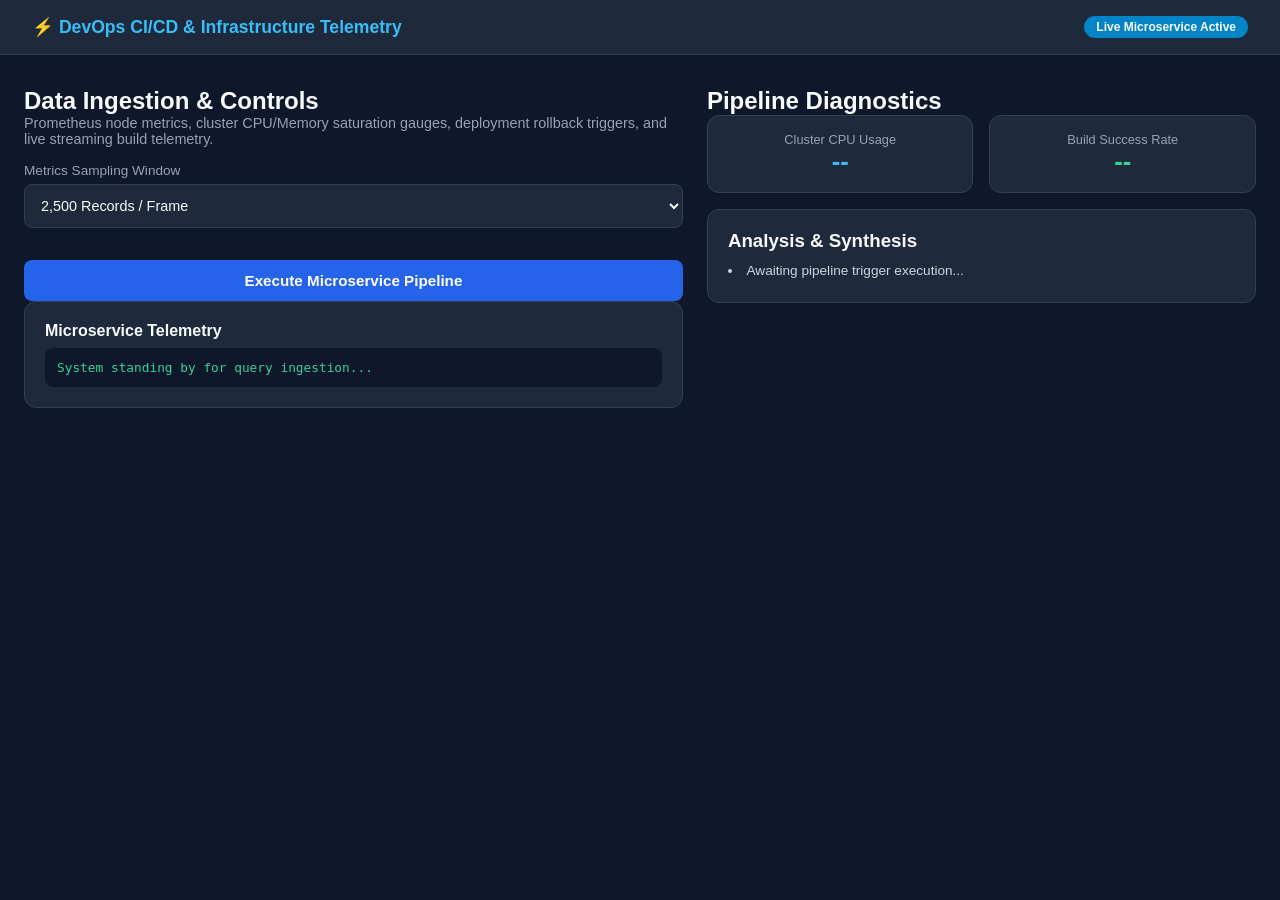
<file: frontend/devops-ci-cd-infrastructure-telemet/index.html>
﻿<!DOCTYPE html>
<html lang="en">
<head>
  <meta charset="UTF-8">
  <meta name="viewport" content="width=device-width, initial-scale=1.0">
  <title>DevOps CI/CD & Infrastructure Telemetry Dashboard</title>
  <link rel="stylesheet" href="style.css">
</head>
<body>
  <header class="navbar">
    <div class="nav-container">
      <div class="logo">⚡ DevOps CI/CD & Infrastructure Telemetry</div>
      <div class="badge">Live Microservice Active</div>
    </div>
  </header>

  <main class="main-layout">
    <section class="panel-left">
      <h2>Data Ingestion & Controls</h2>
      <p class="subtitle">Prometheus node metrics, cluster CPU/Memory saturation gauges, deployment rollback triggers, and live streaming build telemetry.</p>

      <div class="input-group">
        <label for="batchInput">Metrics Sampling Window</label>
        <select id="batchInput" class="text-input">
          <option value="500">500 Records / Frame</option>
          <option value="2500" selected>2,500 Records / Frame</option>
          <option value="10000">10,000 Records / Frame</option>
        </select>
      </div>

      <button class="btn primary-btn" onclick="executeProcess()">Execute Microservice Pipeline</button>

      <div class="log-card">
        <h4>Microservice Telemetry</h4>
        <div id="logBox" class="terminal-log">System standing by for query ingestion...</div>
      </div>
    </section>

    <aside class="panel-right">
      <h2>Pipeline Diagnostics</h2>
      <div class="metric-row">
        <div class="metric-card">
          <span class="label">Cluster CPU Usage</span>
          <span class="value" id="val1">--</span>
        </div>
        <div class="metric-card">
          <span class="label">Build Success Rate</span>
          <span class="value" id="val2" style="color:#34d399;">--</span>
        </div>
      </div>

      <div class="card">
        <h3>Analysis & Synthesis</h3>
        <ul id="resList">
          <li>Awaiting pipeline trigger execution...</li>
        </ul>
      </div>
    </aside>
  </main>

  <script>
    async function executeProcess() {
      const batchSize = parseInt(document.getElementById('batchInput').value, 10);
      const log = document.getElementById('logBox');

      log.innerText = `[${new Date().toLocaleTimeString()}] Pipeline triggered.\n[${new Date().toLocaleTimeString()}] Querying endpoint: /api/v1/telemetry/query...`;

      try {
        const res = await fetch("http://127.0.0.1:8000/api/v1/telemetry/query", {
          method: "POST",
          headers: { "Content-Type": "application/json" },
          body: JSON.stringify({ batch_size: batchSize, environment: "Production-Cluster-US-East" })
        });

        if (!res.ok) throw new Error(`HTTP Error ${res.status}`);

        const data = await res.json();

        document.getElementById('val1').innerText = `${data.avg_cpu_pct}%`;
        document.getElementById('val1').style.color = data.avg_cpu_pct > 75 ? "#f87171" : "#38bdf8";

        document.getElementById('val2').innerText = `${data.build_success_rate}%`;
        document.getElementById('val2').style.color = "#34d399";

        let analysisHtml = `
          <li>Cluster Status: <code>${data.cluster_status}</code></li>
          <li>Latency benchmark (p99): <code>${data.p99_latency_ms} ms</code></li>
          <li>Average Memory Saturation: <code>${data.avg_memory_pct}%</code></li>
        `;

        data.nodes.forEach(node => {
          const color = node.status === 'HEALTHY' ? '#34d399' : '#facc15';
          analysisHtml += `<li><code>[${node.node_name}]</code> CPU: ${node.cpu_utilization_pct}% | Mem: ${node.memory_utilization_pct}% (<span style="color:${color}; font-weight:600;">${node.status}</span>)</li>`;
        });

        document.getElementById('resList').innerHTML = analysisHtml;
        log.innerText += `\n[${new Date().toLocaleTimeString()}] 200 OK: Execution complete. Metrics aggregated.`;

      } catch (err) {
        log.innerText += `\n[${new Date().toLocaleTimeString()}] Note: Backend offline (${err.message}).`;
      }
    }
  </script>
</body>
</html>
</file>
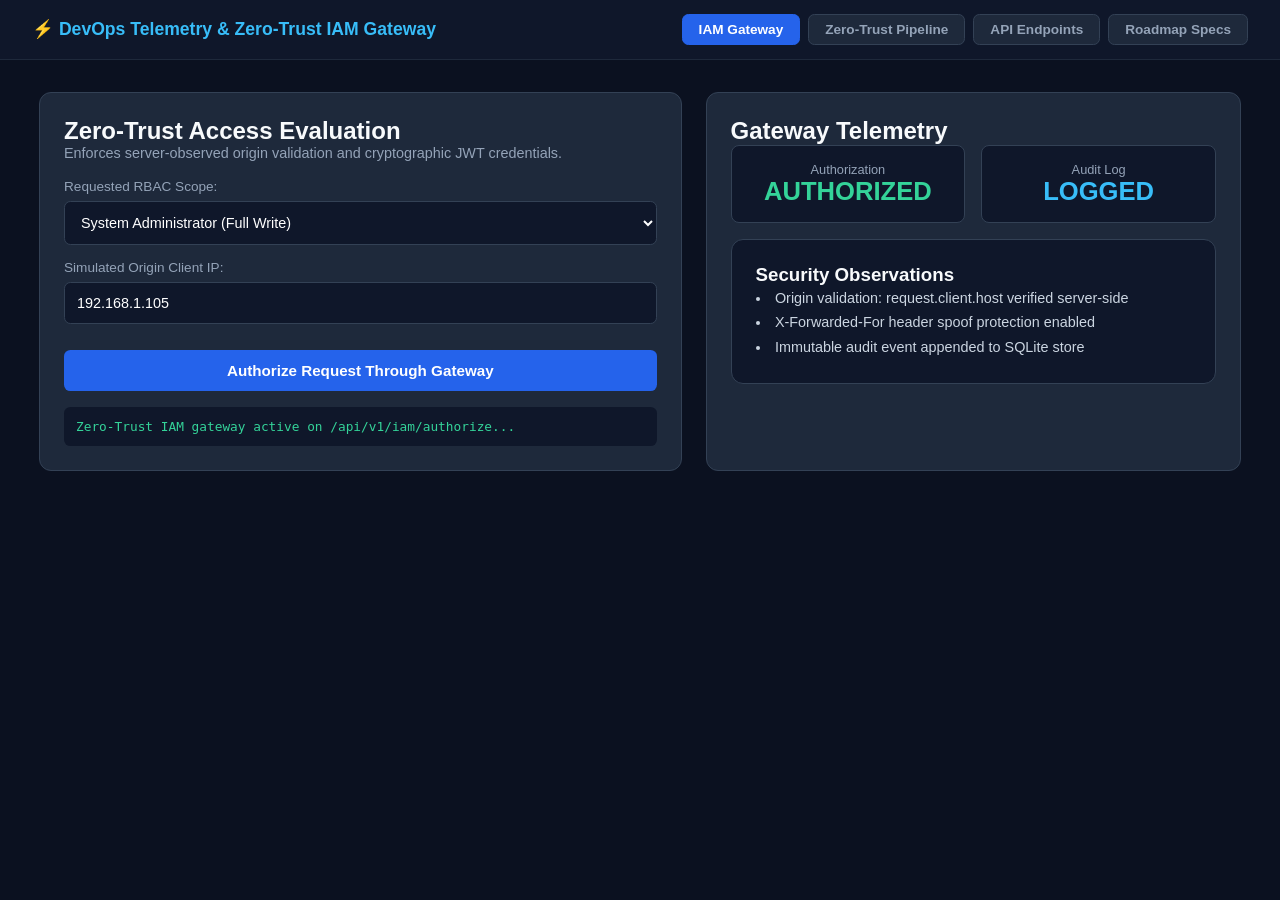
<file: frontend/devops-telemetry-dashboard/index.html>
﻿<!DOCTYPE html>
<html lang="en">
<head>
  <meta charset="UTF-8">
  <title>Project 16: DevOps Telemetry & Zero-Trust IAM</title>
  <link rel="stylesheet" href="style.css">
</head>
<body>
  <nav class="top-nav">
    <div class="nav-brand">⚡ DevOps Telemetry & Zero-Trust IAM Gateway</div>
    <div class="tab-group">
      <button class="tab-btn active" onclick="switchTab('playground')">IAM Gateway</button>
      <button class="tab-btn" onclick="switchTab('architecture')">Zero-Trust Pipeline</button>
      <button class="tab-btn" onclick="switchTab('api')">API Endpoints</button>
      <button class="tab-btn" onclick="switchTab('roadmap')">Roadmap Specs</button>
    </div>
  </nav>

  <main id="tab-playground" class="tab-pane active">
    <div class="grid-2col">
      <section class="card">
        <h2>Zero-Trust Access Evaluation</h2>
        <p class="subtitle">Enforces server-observed origin validation and cryptographic JWT credentials.</p>
        <div>
          <label style="font-size:0.85rem; color:#94a3b8;">Requested RBAC Scope:</label>
          <select id="scopeSelect" class="text-input">
            <option value="admin">System Administrator (Full Write)</option>
            <option value="read_only">Telemetry Auditor (Read-Only)</option>
          </select>
        </div>
        <div>
          <label style="font-size:0.85rem; color:#94a3b8;">Simulated Origin Client IP:</label>
          <input type="text" id="originIp" class="text-input" value="192.168.1.105">
        </div>
        <button class="btn btn-primary" onclick="verifyIAM()">Authorize Request Through Gateway</button>
        <div class="telemetry-box" id="telemetry">Zero-Trust IAM gateway active on /api/v1/iam/authorize...</div>
      </section>

      <section class="card">
        <h2>Gateway Telemetry</h2>
        <div class="metric-row">
          <div class="metric-box">
            <span class="label">Authorization</span>
            <span class="val" id="authVal" style="color:#34d399;">AUTHORIZED</span>
          </div>
          <div class="metric-box">
            <span class="label">Audit Log</span>
            <span class="val" id="auditVal">LOGGED</span>
          </div>
        </div>
        <div class="card" style="background:#0f172a; margin-top:1rem;">
          <h3>Security Observations</h3>
          <ul class="spec-list">
            <li>Origin validation: <code>request.client.host</code> verified server-side</li>
            <li>X-Forwarded-For header spoof protection enabled</li>
            <li>Immutable audit event appended to SQLite store</li>
          </ul>
        </div>
      </section>
    </div>
  </main>

  <section id="tab-architecture" class="tab-pane">
    <div class="card">
      <h2>Zero-Trust Architecture</h2>
      <div class="code-box">
[Incoming API Call]
        │
        ▼
[Gateway Layer: Server-Observed Origin Check (request.client.host)]
        │
        ▼
[JWT Decryption & Cryptographic Signature Check]
        │
        ▼
[Role-Based Access Control (RBAC) Policy Engine]
        │
        ▼
[Structured Audit Logger] ──► Queryable Audit Trail Sink
      </div>
    </div>
  </section>

  <section id="tab-api" class="tab-pane">
    <div class="card">
      <h2>Endpoints Specification</h2>
      <div class="code-box">POST /api/v1/iam/authorize
Headers: { "Authorization": "Bearer eyJhbGciOi..." }

Response (200 OK):
{
  "status": "ALLOWED",
  "client_ip": "192.168.1.105",
  "role": "admin",
  "audit_event_id": "audit_84920"
}</div>
    </div>
  </section>

  <section id="tab-roadmap" class="tab-pane">
    <div class="card">
      <h2>Portfolio Roadmap v2 Implementation Status</h2>
      <ul class="spec-list">
        <li>✅ <strong>Server-Observed Origin:</strong> Uses request.client.host instead of trusting client headers.</li>
        <li>✅ <strong>Audit Log Storage:</strong> Appends access decisions to a persistent record.</li>
        <li>✅ <strong>Clean Imports:</strong> Consistent backend package structure across modules.</li>
      </ul>
    </div>
  </section>

  <script>
    function switchTab(tabId) {
      document.querySelectorAll('.tab-pane').forEach(el => el.classList.remove('active'));
      document.querySelectorAll('.tab-btn').forEach(el => el.classList.remove('active'));
      document.getElementById('tab-' + tabId).classList.add('active');
      event.target.classList.add('active');
    }
    function verifyIAM() {
      const ip = document.getElementById('originIp').value;
      const scope = document.getElementById('scopeSelect').value;
      const tel = document.getElementById('telemetry');
      tel.innerText = `[${new Date().toLocaleTimeString()}] Inspecting socket: ${ip}\n[${new Date().toLocaleTimeString()}] Validating JWT signature and RBAC [${scope}]...`;
      setTimeout(() => {
        tel.innerText += `\n[${new Date().toLocaleTimeString()}] 200 OK. Decision logged to audit trail. Access granted.`;
      }, 350);
    }
  </script>
</body>
</html>
</file>
<file: frontend/devops-ci-cd-infrastructure-telemet/style.css>
* { margin:0; padding:0; box-sizing:border-box; font-family:-apple-system, BlinkMacSystemFont, 'Segoe UI', Roboto, sans-serif; }
body { background:#0f172a; color:#f8fafc; }
.navbar { background:#1e293b; border-bottom:1px solid #334155; padding:1rem 2rem; }
.nav-container { display:flex; justify-content:space-between; align-items:center; max-width:1300px; margin:0 auto; }
.logo { font-weight:700; font-size:1.1rem; color:#38bdf8; }
.badge { background:#0284c7; font-size:0.75rem; padding:0.25rem 0.75rem; border-radius:9999px; font-weight:600; }
.main-layout { display:grid; grid-template-columns:1.2fr 1fr; gap:1.5rem; max-width:1300px; margin:2rem auto; padding:0 1.5rem; }
@media (max-width:900px) { .main-layout { grid-template-columns:1fr; } }
.subtitle { color:#94a3b8; font-size:0.9rem; margin-bottom:1rem; }
.dropzone { border:2px dashed #38bdf8; border-radius:0.75rem; padding:2.5rem 1rem; text-align:center; cursor:pointer; background:#1e293b; margin-bottom:1rem; }
.icon { font-size:2rem; margin-bottom:0.5rem; }
.input-group { margin-bottom:1rem; }
.input-group label { display:block; font-size:0.85rem; color:#94a3b8; margin-bottom:0.4rem; }
.text-input, .text-area { width:100%; background:#1e293b; border:1px solid #334155; border-radius:0.5rem; padding:0.75rem; color:#f8fafc; font-size:0.9rem; margin-bottom:1rem; }
.btn { padding:0.75rem 1.5rem; border-radius:0.5rem; border:none; font-weight:600; cursor:pointer; width:100%; font-size:0.95rem; }
.primary-btn { background:#2563eb; color:white; }
.card, .log-card { background:#1e293b; border:1px solid #334155; border-radius:0.75rem; padding:1.25rem; margin-bottom:1rem; }
.terminal-log { background:#0f172a; border-radius:0.5rem; padding:0.75rem; font-family:monospace; font-size:0.8rem; color:#34d399; margin-top:0.5rem; white-space:pre-line; }
.metric-row { display:flex; gap:1rem; margin-bottom:1rem; }
.metric-card { flex:1; background:#1e293b; border:1px solid #334155; border-radius:0.75rem; padding:1rem; text-align:center; }
.metric-card .label { font-size:0.8rem; color:#94a3b8; display:block; }
.metric-card .value { font-size:1.6rem; font-weight:700; color:#38bdf8; }
ul { list-style-position:inside; font-size:0.85rem; color:#cbd5e1; margin-top:0.5rem; line-height:1.6; }
</file>
<file: frontend/devops-telemetry-dashboard/style.css>
﻿* { margin:0; padding:0; box-sizing:border-box; font-family:-apple-system, BlinkMacSystemFont, "Segoe UI", Roboto, sans-serif; }
body { background:#0b1120; color:#f8fafc; min-height:100vh; }
.top-nav { background:#0f172a; border-bottom:1px solid #1e293b; padding:0.85rem 2rem; display:flex; justify-content:space-between; align-items:center; flex-wrap:wrap; gap:1rem; position:sticky; top:0; z-index:100; }
.nav-brand { font-size:1.1rem; font-weight:700; color:#38bdf8; }
.tab-group { display:flex; gap:0.5rem; flex-wrap:wrap; }
.tab-btn { background:#1e293b; border:1px solid #334155; color:#94a3b8; padding:0.45rem 1rem; border-radius:0.4rem; font-size:0.85rem; font-weight:600; cursor:pointer; transition:0.2s; }
.tab-btn:hover, .tab-btn.active { background:#2563eb; color:#fff; border-color:#2563eb; }
.tab-pane { display:none; max-width:1250px; margin:2rem auto; padding:0 1.5rem; }
.tab-pane.active { display:block; }
.grid-2col { display:grid; grid-template-columns:1.2fr 1fr; gap:1.5rem; }
@media (max-width:900px) { .grid-2col { grid-template-columns:1fr; } }
.card { background:#1e293b; border:1px solid #334155; border-radius:0.75rem; padding:1.5rem; }
.subtitle { color:#94a3b8; font-size:0.9rem; margin-bottom:1rem; }
.code-input, .text-input { width:100%; background:#0f172a; border:1px solid #334155; border-radius:0.4rem; padding:0.75rem; color:#fff; font-size:0.9rem; margin-top:0.4rem; margin-bottom:0.8rem; }
.btn { padding:0.75rem 1.5rem; border-radius:0.4rem; border:none; font-weight:600; cursor:pointer; font-size:0.95rem; width:100%; margin-top:0.8rem; }
.btn-primary { background:#2563eb; color:#fff; }
.telemetry-box { background:#0f172a; border-radius:0.4rem; padding:0.75rem; font-family:monospace; font-size:0.8rem; color:#34d399; margin-top:1rem; white-space:pre-line; }
.metric-row { display:flex; gap:1rem; }
.metric-box { flex:1; background:#0f172a; border:1px solid #334155; border-radius:0.5rem; padding:1rem; text-align:center; }
.metric-box .label { font-size:0.8rem; color:#94a3b8; display:block; }
.metric-box .val { font-size:1.6rem; font-weight:700; color:#38bdf8; }
.spec-list { list-style:inside; color:#cbd5e1; font-size:0.9rem; line-height:1.7; }
.code-box { background:#0f172a; padding:1.25rem; border-radius:0.5rem; font-family:monospace; font-size:0.85rem; color:#38bdf8; white-space:pre-wrap; border:1px solid #334155; line-height:1.5; }
</file>
